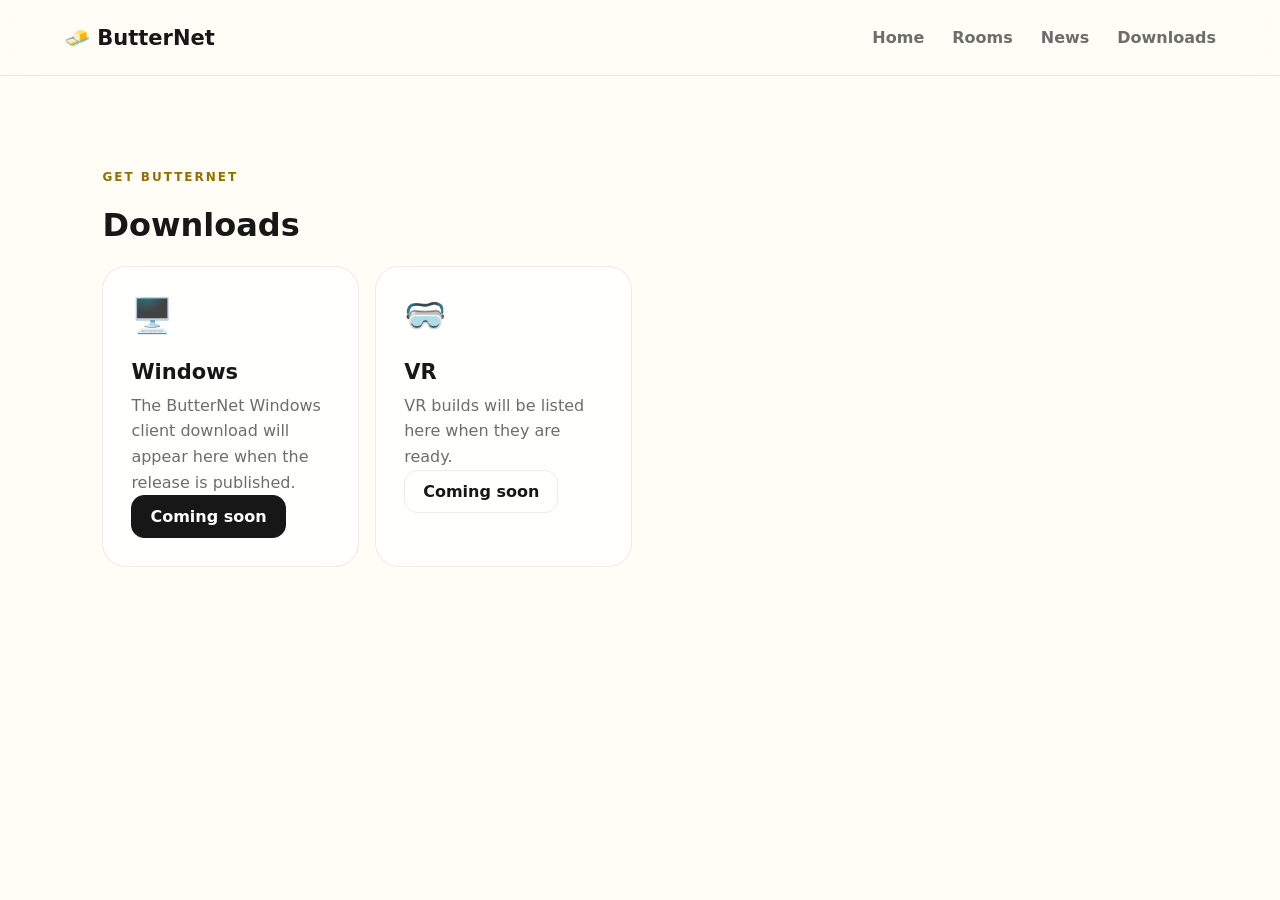
<file: pages/downloads.html>
﻿<!DOCTYPE html>
<html lang="en">
<head>
<meta charset="UTF-8">
<meta name="viewport" content="width=device-width,initial-scale=1">
<title>Downloads - ButterNet</title>
<link rel="stylesheet" href="../css/style.css">
</head>
<body>
<header class="nav">
<a class="logo" href="../index.html">🧈 ButterNet</a>
<nav><a href="../index.html">Home</a><a href="rooms.html">Rooms</a><a href="news.html">News</a><a href="downloads.html">Downloads</a></nav>
</header>
<main class="section">
<span class="eyebrow">GET BUTTERNET</span>
<h1>Downloads</h1>
<div class="cards">
<article class="featureCard">
<div class="icon">🖥️</div>
<h3>Windows</h3>
<p>The ButterNet Windows client download will appear here when the release is published.</p>
<a class="button" href="#">Coming soon</a>
</article>
<article class="featureCard">
<div class="icon">🥽</div>
<h3>VR</h3>
<p>VR builds will be listed here when they are ready.</p>
<a class="button secondary" href="#">Coming soon</a>
</article>
</div>
</main>
</body>
</html>
</file>
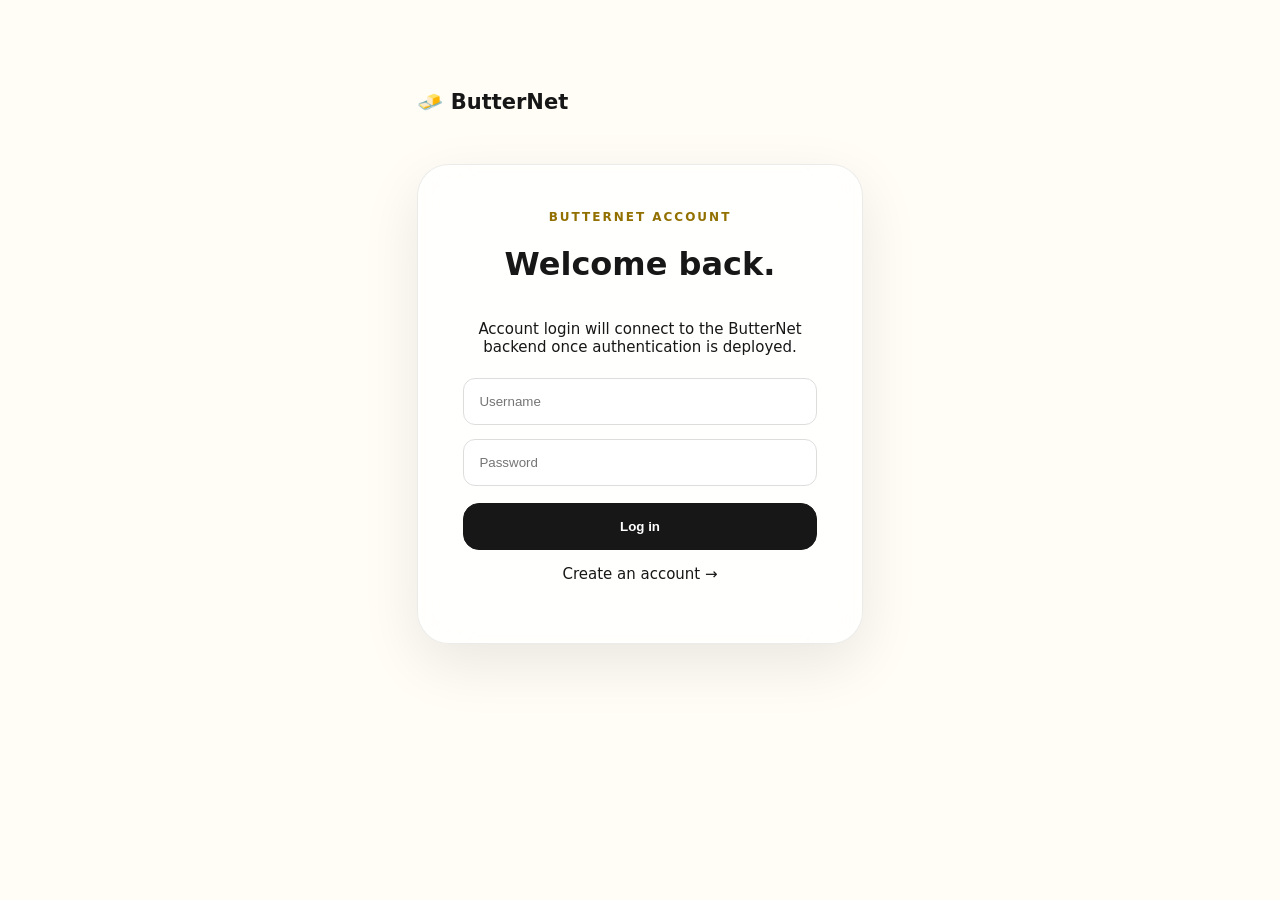
<file: pages/login.html>
﻿<!DOCTYPE html>
<html lang="en">
<head>
<meta charset="UTF-8">
<meta name="viewport" content="width=device-width,initial-scale=1">
<title>Log in - ButterNet</title>
<link rel="stylesheet" href="../css/style.css">
<link rel="stylesheet" href="../css/themes.css">
</head>
<body>
<main class="section" style="max-width:650px;margin:auto">
<a class="logo" href="../index.html">🧈 ButterNet</a>
<div class="heroCard" style="margin-top:50px;min-height:auto">
<span class="eyebrow">BUTTERNET ACCOUNT</span>
<h1>Welcome back.</h1>
<p>Account login will connect to the ButterNet backend once authentication is deployed.</p>
<form onsubmit="event.preventDefault();alert('The ButterNet account API is not connected yet.');" style="width:100%;max-width:420px">
<input placeholder="Username" style="width:100%;padding:15px;margin:7px 0;border-radius:12px;border:1px solid #ddd">
<input placeholder="Password" type="password" style="width:100%;padding:15px;margin:7px 0;border-radius:12px;border:1px solid #ddd">
<button class="button large" style="width:100%;margin-top:10px">Log in</button>
</form>
<p><a href="register.html">Create an account →</a></p>
</div>
</main>
</body>
</html>
</file>
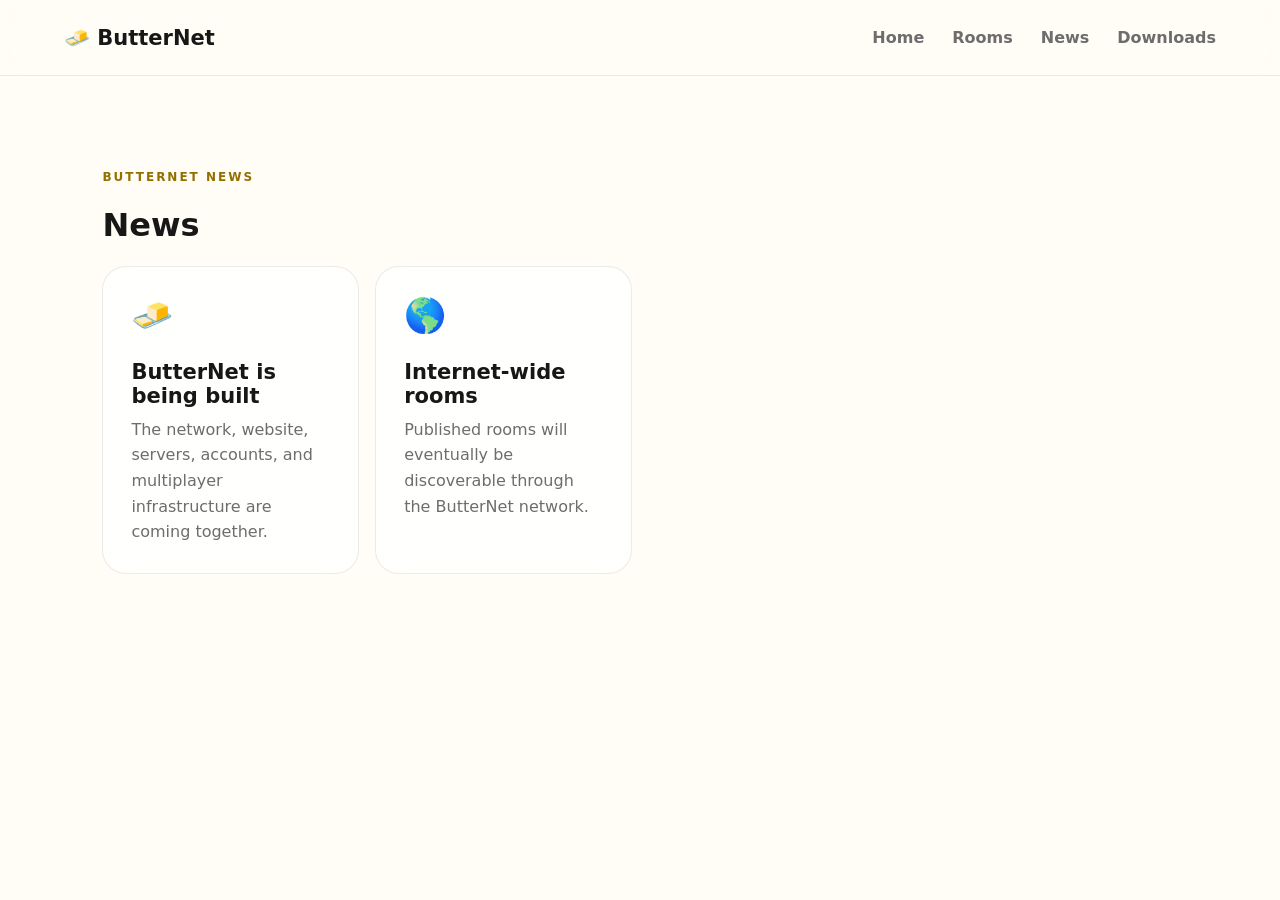
<file: pages/news.html>
﻿<!DOCTYPE html>
<html lang="en">
<head>
<meta charset="UTF-8">
<meta name="viewport" content="width=device-width,initial-scale=1">
<title>News - ButterNet</title>
<link rel="stylesheet" href="../css/style.css">
</head>
<body>
<header class="nav">
<a class="logo" href="../index.html">🧈 ButterNet</a>
<nav><a href="../index.html">Home</a><a href="rooms.html">Rooms</a><a href="news.html">News</a><a href="downloads.html">Downloads</a></nav>
</header>
<main class="section">
<span class="eyebrow">BUTTERNET NEWS</span>
<h1>News</h1>
<div class="cards">
<article class="featureCard"><div class="icon">🧈</div><h3>ButterNet is being built</h3><p>The network, website, servers, accounts, and multiplayer infrastructure are coming together.</p></article>
<article class="featureCard"><div class="icon">🌎</div><h3>Internet-wide rooms</h3><p>Published rooms will eventually be discoverable through the ButterNet network.</p></article>
</div>
</main>
</body>
</html>
</file>
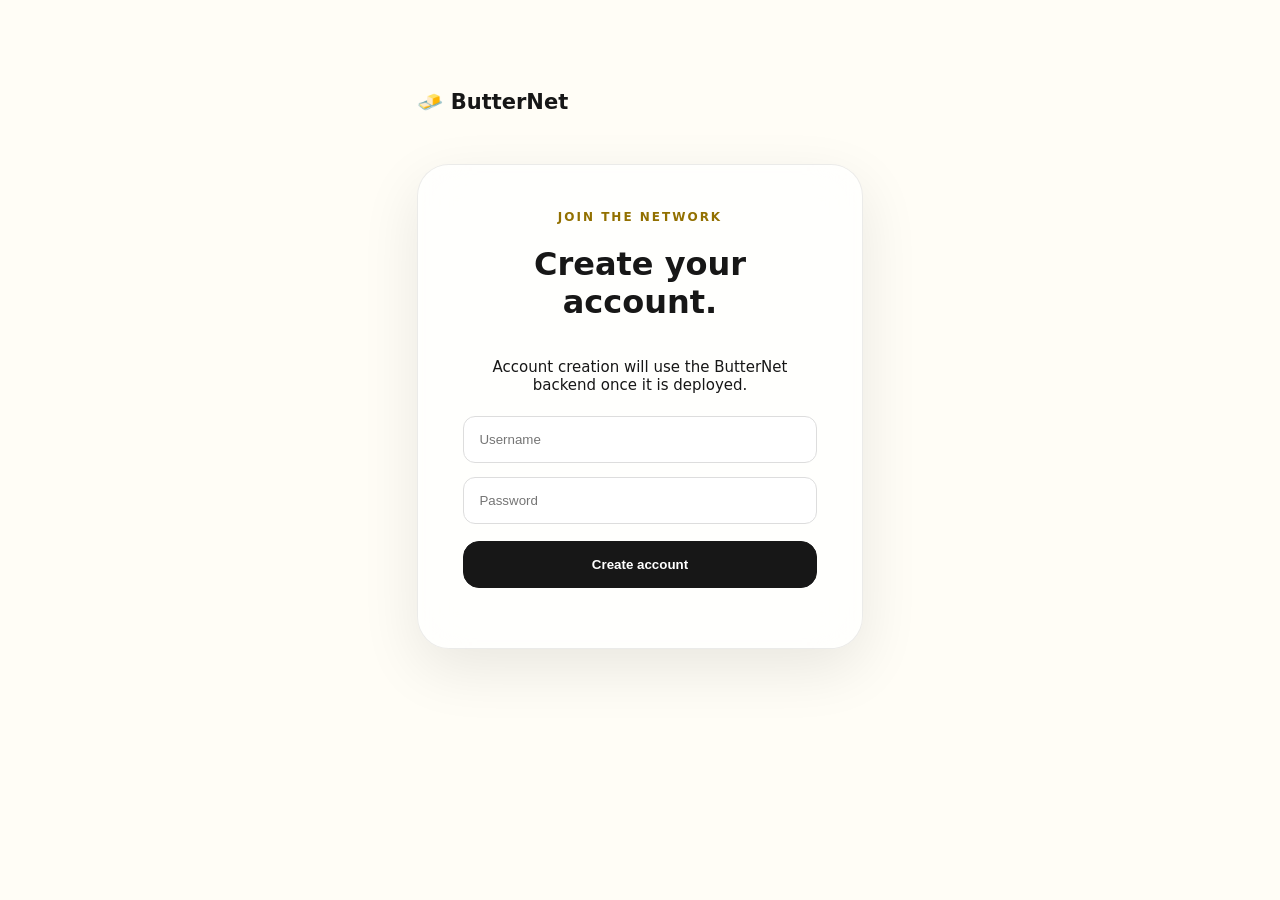
<file: pages/register.html>
﻿<!DOCTYPE html>
<html lang="en">
<head>
<meta charset="UTF-8">
<meta name="viewport" content="width=device-width,initial-scale=1">
<title>Create Account - ButterNet</title>
<link rel="stylesheet" href="../css/style.css">
<link rel="stylesheet" href="../css/themes.css">
</head>
<body>
<main class="section" style="max-width:650px;margin:auto">
<a class="logo" href="../index.html">🧈 ButterNet</a>
<div class="heroCard" style="margin-top:50px;min-height:auto">
<span class="eyebrow">JOIN THE NETWORK</span>
<h1>Create your account.</h1>
<p>Account creation will use the ButterNet backend once it is deployed.</p>
<form onsubmit="event.preventDefault();alert('The ButterNet account API is not connected yet.');" style="width:100%;max-width:420px">
<input placeholder="Username" style="width:100%;padding:15px;margin:7px 0;border-radius:12px;border:1px solid #ddd">
<input placeholder="Password" type="password" style="width:100%;padding:15px;margin:7px 0;border-radius:12px;border:1px solid #ddd">
<button class="button large" style="width:100%;margin-top:10px">Create account</button>
</form>
</div>
</main>
<script>
document.addEventListener("DOMContentLoaded", () => {
    const inputs = document.querySelectorAll("input");
    const button = document.querySelector("button");

    if (inputs.length < 2 || !button) {
        console.error("ButterNet registration form could not be found.");
        return;
    }

    const usernameInput = inputs[0];
    const passwordInput = inputs[1];

    const message = document.createElement("p");
    message.id = "registerMessage";
    message.style.marginTop = "12px";
    message.style.fontWeight = "bold";
    button.parentNode.insertBefore(message, button.nextSibling);

    button.addEventListener("click", async () => {
        const username = usernameInput.value.trim();
        const password = passwordInput.value;

        message.textContent = "";
        button.disabled = true;
        button.textContent = "Creating account...";

        if (!username || !password) {
            message.textContent = "Enter a username and password.";
            button.disabled = false;
            button.textContent = "Create account";
            return;
        }

        try {
            const response = await fetch("/api/auth/register", {
                method: "POST",
                headers: {
                    "Content-Type": "application/json"
                },
                body: JSON.stringify({
                    username: username,
                    password: password
                })
            });

            const data = await response.json();

            if (!response.ok || !data.ok) {
                message.textContent = data.error || "Account creation failed.";
                button.disabled = false;
                button.textContent = "Create account";
                return;
            }

            message.textContent = "Account created! Welcome to ButterNet.";

            setTimeout(() => {
                window.location.href = "login.html";
            }, 1000);

        } catch (error) {
            console.error(error);
            message.textContent = "Could not connect to ButterNet.";
            button.disabled = false;
            button.textContent = "Create account";
        }
    });
});
</script>
</body>
</html>
</file>
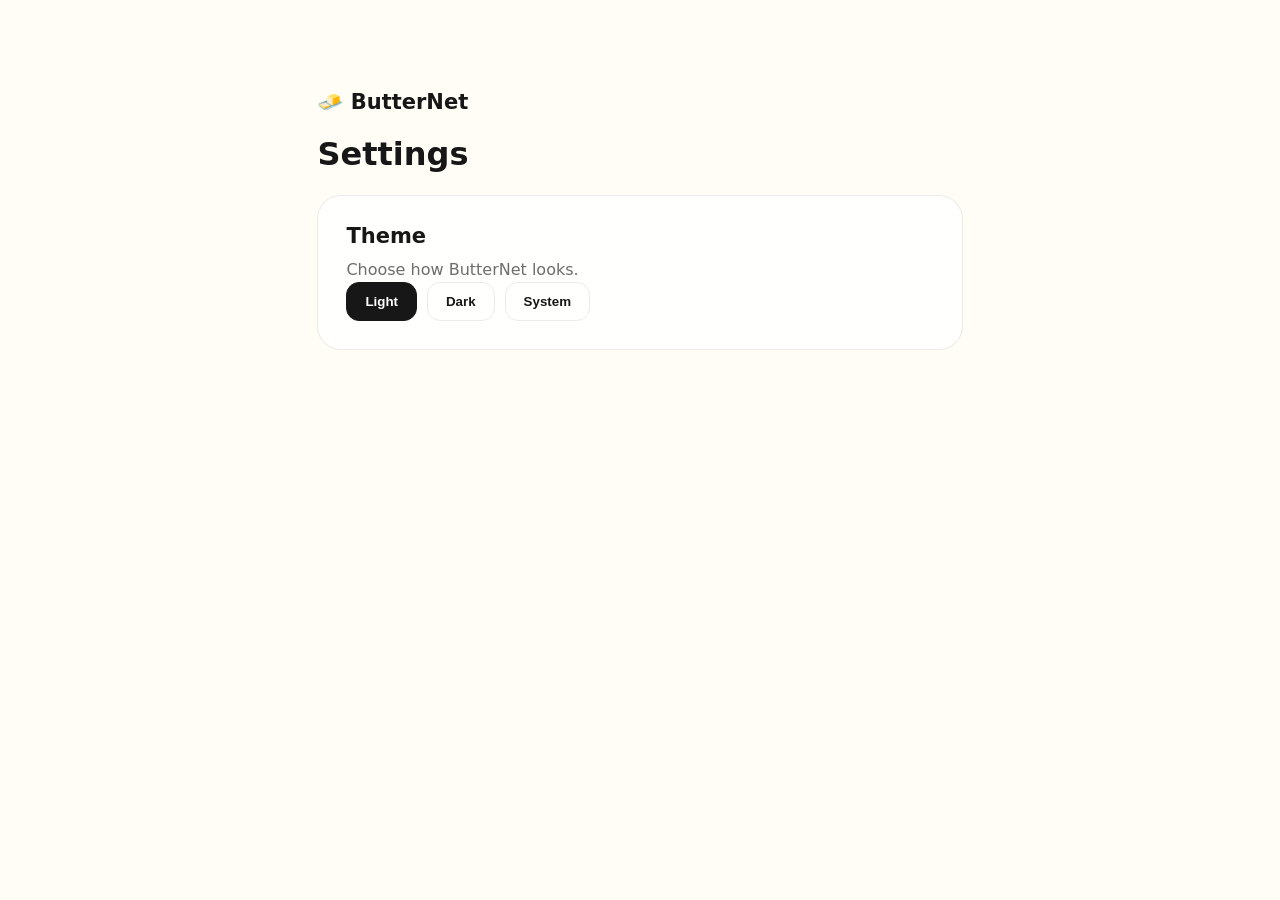
<file: pages/settings.html>
﻿<!DOCTYPE html>
<html lang="en">
<head>
<meta charset="UTF-8">
<meta name="viewport" content="width=device-width,initial-scale=1">
<title>Settings - ButterNet</title>
<link rel="stylesheet" href="../css/style.css">
<link rel="stylesheet" href="../css/themes.css">
</head>
<body>
<main class="section" style="max-width:850px;margin:auto">
<a class="logo" href="../index.html">🧈 ButterNet</a>
<h1>Settings</h1>
<div class="featureCard">
<h3>Theme</h3>
<p>Choose how ButterNet looks.</p>
<div style="display:flex;gap:10px;flex-wrap:wrap">
<button class="button" onclick="setTheme('light')">Light</button>
<button class="button secondary" onclick="setTheme('dark')">Dark</button>
<button class="button secondary" onclick="setTheme('system')">System</button>
</div>
</div>
</main>
<script>
function setTheme(t){
 if(t==="dark")document.body.classList.add("dark");
 else if(t==="light")document.body.classList.remove("dark");
 else{
  document.body.classList.toggle("dark",matchMedia("(prefers-color-scheme:dark)").matches);
 }
 localStorage.setItem("butternet-theme",t);
}
setTheme(localStorage.getItem("butternet-theme")||"system");
</script>
</body>
</html>
</file>
<file: css/style.css>
﻿:root{
--butter:#f5c542;
--butter2:#ffe58a;
--bg:#fffdf6;
--text:#171717;
--muted:#6d6d6d;
--card:rgba(255,255,255,.72);
--border:rgba(0,0,0,.08);
--shadow:0 20px 60px rgba(0,0,0,.09);
}

*{box-sizing:border-box}
html{scroll-behavior:smooth}
body{
margin:0;
font-family:Inter,system-ui,-apple-system,BlinkMacSystemFont,"Segoe UI",sans-serif;
background:var(--bg);
color:var(--text);
overflow-x:hidden;
}
a{color:inherit;text-decoration:none}
.background{position:fixed;inset:0;z-index:-1;overflow:hidden}
.blob{
position:absolute;width:420px;height:420px;border-radius:50%;
filter:blur(80px);opacity:.25;
background:var(--butter);
}
.blob1{top:-150px;left:-100px}
.blob2{right:-150px;top:30%;background:#ffdf72}
.blob3{bottom:-200px;left:35%;background:#ffd95c}

.nav{
height:76px;display:flex;align-items:center;justify-content:space-between;
padding:0 5%;position:sticky;top:0;z-index:10;
background:rgba(255,253,246,.72);backdrop-filter:blur(18px);
border-bottom:1px solid var(--border);
}
.logo{font-weight:900;font-size:21px;display:flex;gap:9px;align-items:center}
.logoMark{font-size:28px}
nav{display:flex;gap:28px;color:var(--muted);font-weight:650}
nav a:hover,.footerLinks a:hover{color:var(--text)}
.navButtons{display:flex;gap:10px}

.button{
display:inline-flex;align-items:center;justify-content:center;
padding:11px 18px;border-radius:13px;
background:var(--text);color:white;font-weight:800;
border:1px solid var(--text);transition:.2s;
cursor:pointer;
}
.button:hover{transform:translateY(-2px);box-shadow:0 10px 25px rgba(0,0,0,.12)}
.button.secondary{background:transparent;color:var(--text);border-color:var(--border)}
.button.large{padding:15px 24px;border-radius:16px}

.hero{
min-height:650px;padding:90px 8%;display:grid;
grid-template-columns:1.1fr .9fr;gap:60px;align-items:center;
}
.eyebrow{font-size:12px;letter-spacing:2px;font-weight:900;color:#927000}
.hero h1{font-size:clamp(50px,7vw,92px);line-height:.95;letter-spacing:-5px;margin:18px 0}
.hero h1 span{color:#b88600}
.hero p{font-size:19px;line-height:1.7;color:var(--muted);max-width:620px}
.heroButtons{display:flex;gap:12px;margin:28px 0}
.status{display:flex;align-items:center;gap:9px;font-size:13px;color:var(--muted)}
.statusDot{width:9px;height:9px;border-radius:50%;background:#aaa}

.heroCard{
position:relative;min-height:430px;padding:45px;
border:1px solid var(--border);border-radius:32px;
background:var(--card);backdrop-filter:blur(25px);
box-shadow:var(--shadow);display:flex;flex-direction:column;
align-items:center;justify-content:center;text-align:center;
overflow:hidden;
}
.cardGlow{position:absolute;width:240px;height:240px;background:var(--butter);filter:blur(70px);opacity:.35}
.butterBig{font-size:110px;z-index:1;animation:float 4s ease-in-out infinite}
.heroCard h2{font-size:30px;margin:20px 0 8px;z-index:1}
.heroCard p{font-size:15px;z-index:1}
.miniStats{display:flex;gap:45px;margin-top:25px;z-index:1}
.miniStats div{display:flex;flex-direction:column}
.miniStats strong{font-size:21px}
.miniStats small{color:var(--muted);margin-top:4px}

.section{padding:90px 8%}
.sectionTitle{display:flex;justify-content:space-between;align-items:end;margin-bottom:30px}
.sectionTitle h2{font-size:42px;margin:8px 0 0;letter-spacing:-2px}
.sectionTitle>a{font-weight:800}
.cards{display:grid;grid-template-columns:repeat(4,1fr);gap:16px}
.featureCard{
padding:28px;border:1px solid var(--border);border-radius:24px;
background:var(--card);backdrop-filter:blur(15px);
transition:.25s;
}
.featureCard:hover{transform:translateY(-7px);box-shadow:var(--shadow)}
.icon{font-size:34px;margin-bottom:25px}
.featureCard h3{font-size:21px;margin:0 0 9px}
.featureCard p{color:var(--muted);line-height:1.6;margin:0}

.cta{
margin:20px 8% 100px;padding:55px;
border-radius:30px;background:var(--text);color:white;
display:flex;justify-content:space-between;align-items:center;gap:30px;
}
.cta .eyebrow{color:var(--butter)}
.cta h2{font-size:38px;margin:8px 0}
.cta p{color:#bbb}

footer{
padding:45px 8%;border-top:1px solid var(--border);
display:flex;align-items:center;justify-content:space-between;
color:var(--muted);font-size:13px;
}
.footerLogo{font-weight:900;color:var(--text);font-size:18px}
.footerLinks{display:flex;gap:22px}
.easter{font-size:18px;color:#c49a18}

@media(max-width:900px){
nav{display:none}
.hero{grid-template-columns:1fr;padding-top:65px}
.cards{grid-template-columns:1fr 1fr}
}
@media(max-width:600px){
.nav{padding:0 20px}
.navButtons .secondary{display:none}
.hero{padding:55px 22px;min-height:auto}
.hero h1{font-size:55px;letter-spacing:-3px}
.heroButtons{flex-direction:column}
.heroCard{min-height:360px}
.section{padding:60px 22px}
.cards{grid-template-columns:1fr}
.sectionTitle h2{font-size:34px}
.cta{margin:10px 22px 70px;padding:32px;display:block}
.cta .button{margin-top:20px;width:100%}
footer{padding:35px 22px;display:block}
.footerLinks{margin:20px 0}
}
</file>
<file: css/themes.css>
﻿body.dark{
--bg:#11110e;
--text:#f7f7f2;
--muted:#aaa99f;
--card:rgba(30,30,25,.72);
--border:rgba(255,255,255,.1);
}
body.dark .nav{background:rgba(17,17,14,.75)}
body.dark .button.secondary{color:var(--text)}
body.dark .cta{background:#f5c542;color:#171717}
</file>
